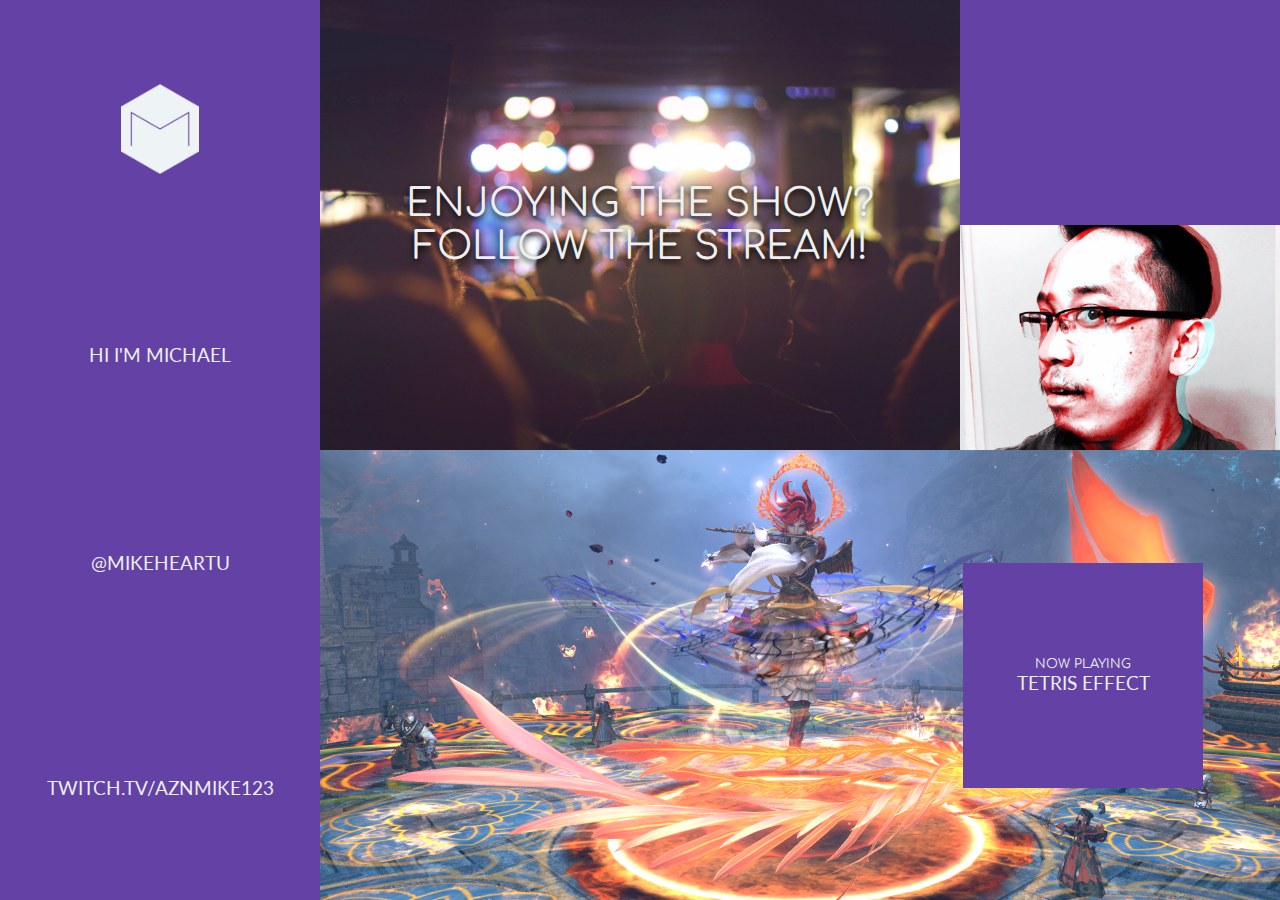
<file: index.html>
<!DOCTYPE html>
<html lang="en">

<head>
	<meta charset="UTF-8">
	<meta name="description" content="Live breakscreen for Twitch.tv/aznmike123">
	<meta name="keywords" content="twitch, overlay">
	<meta name="author" content="Michael Macasiano">
	<title>Video games are awful</title>
	<link rel="stylesheet" href="css/style.css">
</head>

<body>
	<div id="streamCanvas">
		<div class="streamHalf">
			<div class="leftSection">
					<div class="overlayText logo"></div>
					<div class="overlayText">Hi I'm Michael</div>
			</div>
			<div id="socialBG">
				<div class="overlayText cursiveText socialText">Enjoying the show?<br>Follow the stream!</div>
			</div>
			<div id="profileBG">
				<div id="alertPlaceholder">
					
				</div>
				<div id="profilePicture">
					
				</div>
			</div>
		</div>

		<div class="streamHalf">
			<div class="leftSection">
					<div class="overlayText">@mikeheartu</div>
					<div class="overlayText">twitch.tv/aznmike123</div>
			</div>
			<div id="gameBG">
				<div class="nowPlayingTextBox">
					<div class="overlayText cursiveText nowPlayingText">now playing</div>
					<div class="overlayText">Tetris Effect</div>
				</div>
			</div>
		</div>
	</div>
</body>

</html>
</file>
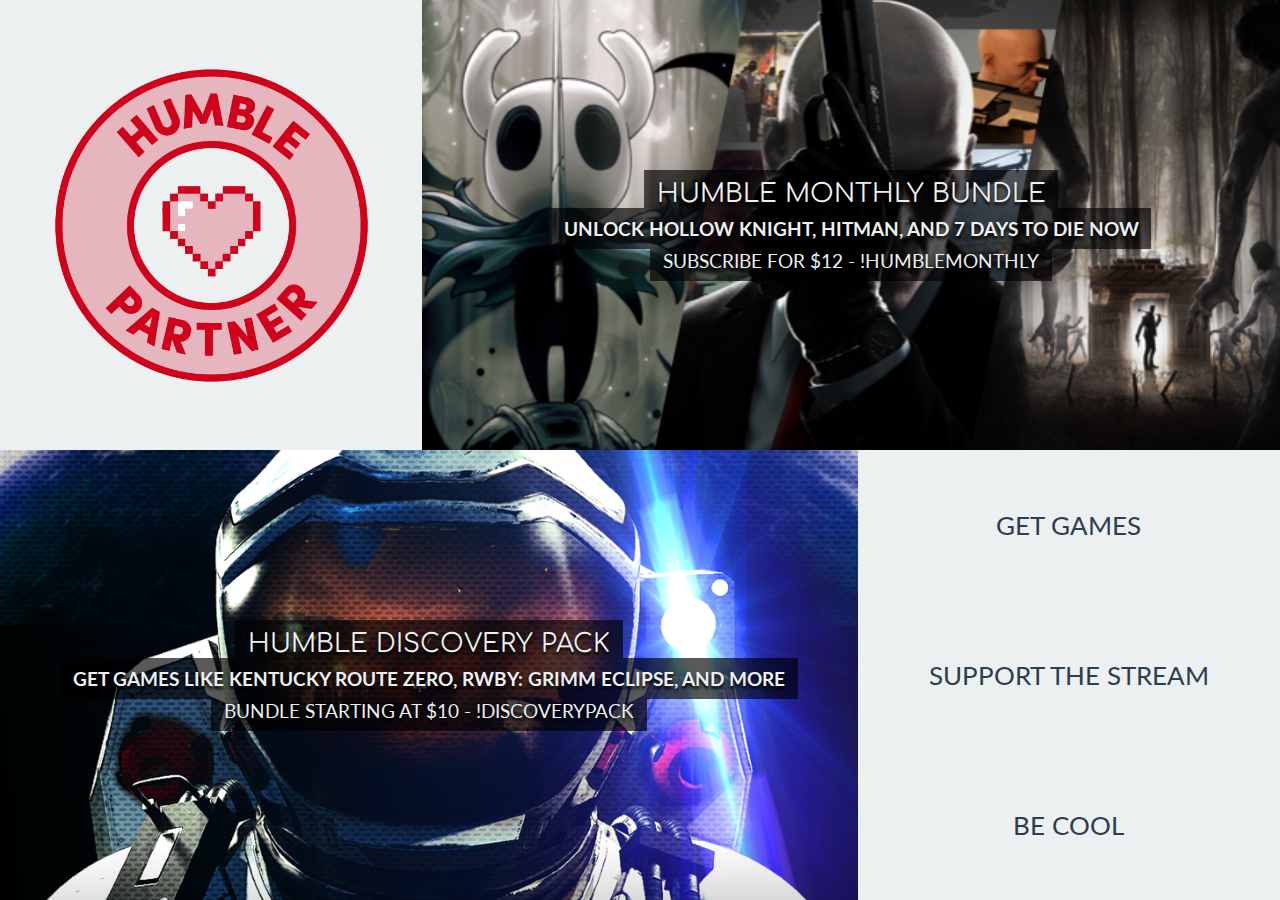
<file: humble.html>
<!DOCTYPE html>
<html lang="en">

<head>
	<meta charset="UTF-8">
	<meta name="description" content="Live breakscreen for Twitch.tv/aznmike123">
	<meta name="keywords" content="twitch, overlay">
	<meta name="author" content="Michael Macasiano">
	<title>Video games are awful</title>
	<link rel="stylesheet" href="css/style.css">
</head>

<body class="humbleContainer">
	<div id="streamCanvas">
		<div class="streamHalf">
			<div class="blockSmallThird humbleIconBlock">
				<div class="humblePartnerIcon overlayText"></div>
			</div>
			<div class="blockBigThird humbleMonthlyBlock">
				<div class="humbleOverlayTextLarge cursiveText overlayText">
					Humble Monthly Bundle
				</div>
				<div class="humbleOverlayTextSmall overlayText">
					Unlock Hollow Knight, Hitman, and 7 Days to Die now
				</div>
				<div class="humbleOverlayURL overlayText">
					subscribe for $12 - !humblemonthly
				</div>
			</div>
		</div>

		<div class="streamHalf">
			<div class="blockBigThird humbleBundleBlock">
				<div class="humbleOverlayTextLarge cursiveText overlayText">
					Humble Discovery Pack
				</div>
				<div class="humbleOverlayTextSmall overlayText">
					Get games like Kentucky Route Zero, RWBY: Grimm Eclipse, and more
				</div>
				<div class="humbleOverlayURL overlayText">
					Bundle starting at $10 - !discoverypack
				</div>
			</div>
			<div class="blockSmallThird humbleTextBlock overlayText">
				<div class="humbleTextBlockText">
						Get games
				</div>
				<div class="humbleTextBlockText">
						support the stream
				</div>
				<div class="humbleTextBlockText">
						be cool
				</div>
			</div>
		</div>
	</div>
</body>

</html>
</file>
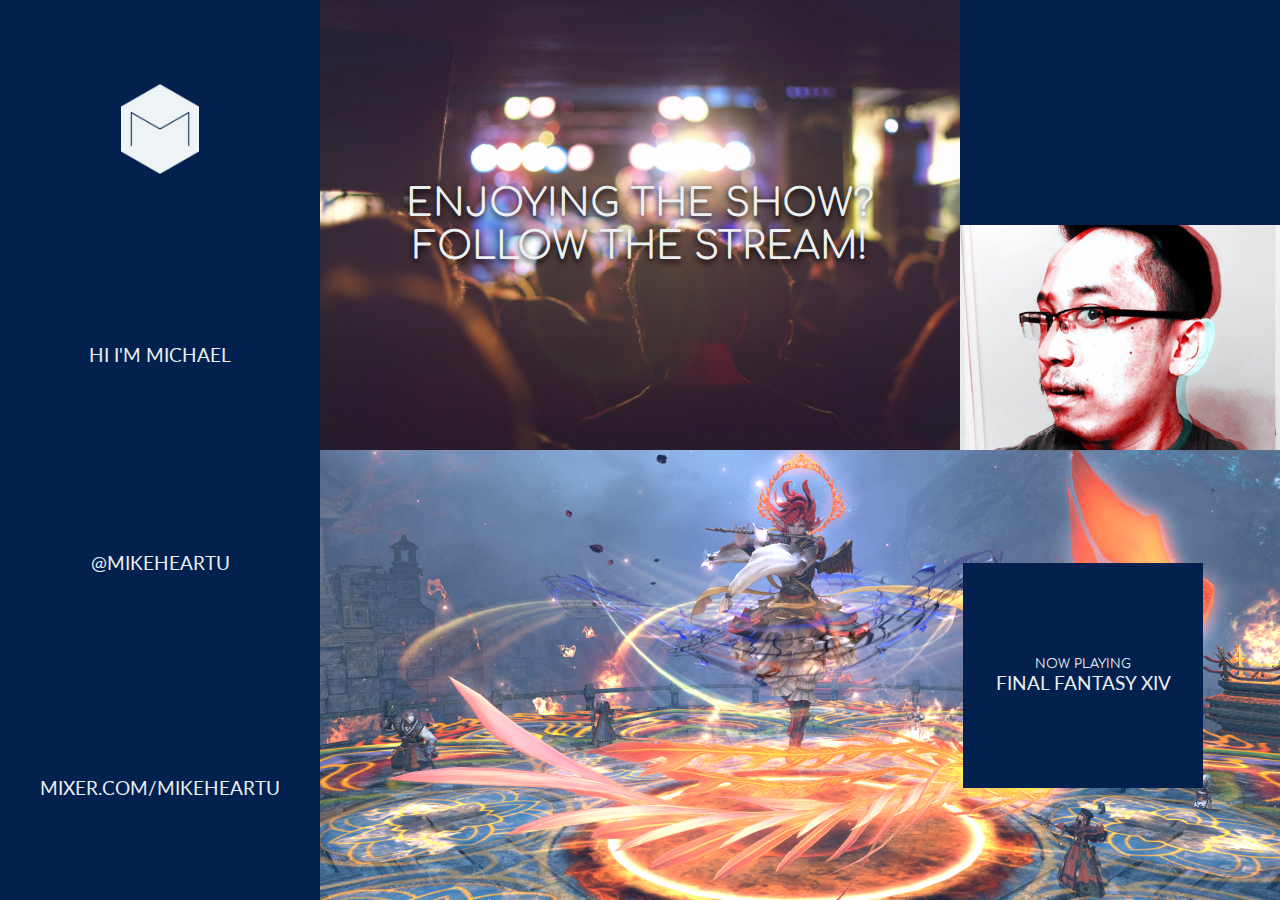
<file: mixer.html>
<!DOCTYPE html>
<html lang="en">

<head>
	<meta charset="UTF-8">
	<meta name="description" content="Live breakscreen for Twitch.tv/aznmike123">
	<meta name="keywords" content="twitch, overlay">
	<meta name="author" content="Michael Macasiano">
	<title>Video games are awful</title>
	<link rel="stylesheet" href="css/style.css">
</head>

<body>
	<div id="streamCanvas" class="mixerBG">
		<div class="streamHalf">
			<div class="leftSection">
					<div class="overlayText logo"></div>
					<div class="overlayText">Hi I'm Michael</div>
			</div>
			<div id="socialBG">
				<div class="overlayText cursiveText socialText">Enjoying the show?<br>Follow the stream!</div>
			</div>
			<div id="profileBG">
				<div id="alertPlaceholder">
					
				</div>
				<div id="profilePicture">
					
				</div>
			</div>
		</div>

		<div class="streamHalf">
			<div class="leftSection">
					<div class="overlayText">@mikeheartu</div>
					<div class="overlayText">mixer.com/mikeheartu</div>
			</div>
			<div id="gameBG">
				<div class="nowPlayingTextBox mixerBG">
					<div class="overlayText cursiveText nowPlayingText">now playing</div>
					<div class="overlayText">Final Fantasy XIV</div>
				</div>
			</div>
		</div>
	</div>
</body>

</html>
</file>
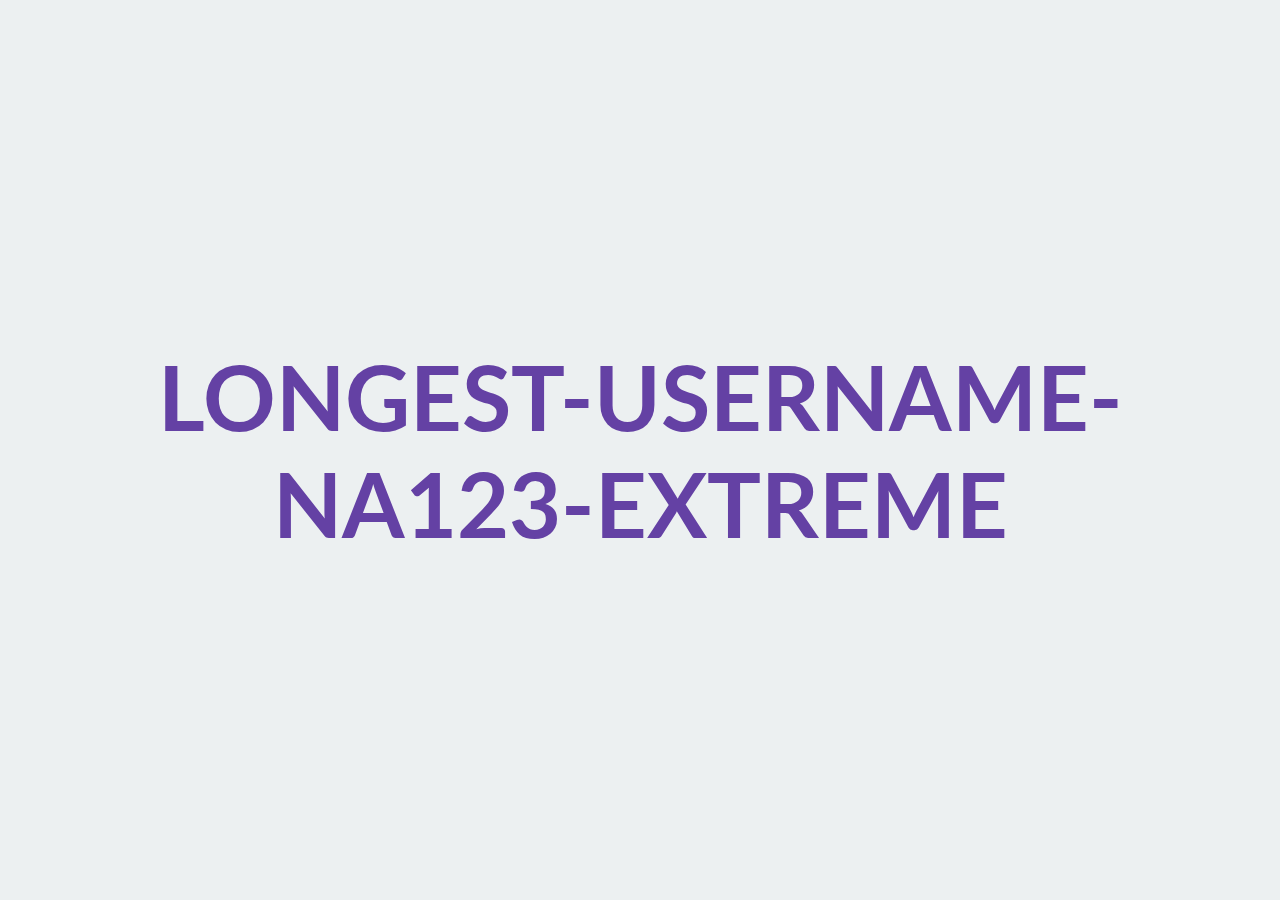
<file: notification.html>
<!DOCTYPE html>
<html lang="en">

<head>
	<meta charset="UTF-8">
	<meta name="description" content="Live breakscreen for Twitch.tv/aznmike123">
	<meta name="keywords" content="twitch, overlay">
	<meta name="author" content="Michael Macasiano">
	<title>Video games are awful</title>
	<link rel="stylesheet" href="css/style.css">
</head>

<body>
	<div class="notificationLayer notificationBG">
		New follower
	</div>
	<div class="notificationLayer notificationFG">
		longest-username-na123-extreme
	</div>
</body>

</html>
</file>
<file: css/style.css>
@import url('https://fonts.googleapis.com/css?family=Lato|Comfortaa');

body
{
	background: #6441a4;
	color:#ecf0f1;
	text-align: center;
	text-transform: uppercase;
	font-family: Lato, 'Segoe UI', Tahoma, Geneva, Verdana, sans-serif;
	font-size: 1.5vw;
}
#streamCanvas
{
	position: absolute;
	width: 100%;
	height:100%;
	top: 0;
	left: 0;
	overflow:hidden;
	display: flex;
	flex-direction: column;
}
.streamHalf
{
	width: 100%;
	height:50%;
	display:flex;
	flex-direction:row;
	justify-content: center;
	align-items: center;
}
.leftSection
{
	width:25%;
	height:100%;
	display:flex;
	flex-direction:column;
	justify-content: space-around;
	align-items: center;
}
.logo
{
	height:10vh;
	width:10vw;
	background-image: url("../img/logo.png");
	background-size:contain;
	background-repeat: no-repeat;
	background-position: center center;
}
#socialBG
{
	width:50%;
	height:100%;
	background-image: url("../img/jorge-gordo-205017.jpg");
	background-size:cover;
	background-position: center center;
	display:flex;
	justify-content: center;
	flex-direction:column;
	align-items: center;
	animation-name:slideInDown;
	animation-duration:0.5s;
	animation-timing-function: ease-out;
	animation-delay: 0.75s;
	animation-fill-mode: backwards;
}
#profileBG
{
	width:25%;
	height:100%;
	display: flex;
	flex-direction: column;
}
#alertPlaceholder
{
	width:100%;
	height:50%;
}
#profilePicture
{
	width:100%;
	height:50%;
	background-image: url("../img/profilepic.jpg");
	background-size:cover;
	background-position: center center;
	animation-name:slideInLeft;
	animation-duration:0.5s;
	animation-timing-function: ease-out;
	animation-delay: 1s;
	animation-fill-mode: backwards;
}
#gameBG
{
	width:75%;
	height:100%;
	display:flex;
	flex-direction:column;
	justify-content: center;
	background-image: url("../img/ffxiv-screenshot.png");
	background-size:cover;
	background-position: center center;
	animation-name:slideInRight;
	animation-duration:0.5s;
	animation-timing-function: ease-out;
	animation-delay: 0.5s;
	animation-fill-mode: backwards;
}
.nowPlayingTextBox
{
	width:25%;
	height:50%;
	margin-left:67%;
	background: #6441a4;
	display:flex;
	justify-content: center;
	flex-direction:column;
	align-items: center;
	animation-name:slideInRight;
	animation-duration:0.5s;
	animation-timing-function: ease-out;
	animation-delay: 1.25s;
	animation-fill-mode: backwards;
}
.overlayText
{
	animation-name:fadeIn;
	animation-duration:0.5s;
	animation-timing-function: ease-out;
	animation-delay: 1.5s;
	animation-fill-mode: backwards;
}
.cursiveText
{
	font-family: Comfortaa;
}
.socialText
{
	font-size:3vw;
	text-shadow: 0 0.25vw 0.5vw black;
}
.nowPlayingText
{
	font-size: 1vw;
}
.mixerBG
{
	background: #03214f;
}
.notificationLayer
{
	position: absolute;
	width: 100%;
	height:100%;
	top: 0;
	left: 0;
	overflow:hidden;
	text-overflow: ellipsis;
	display:flex;
	justify-content: center;
	flex-direction:column;
	align-items: center;
	text-align: center;
	text-transform: uppercase;
	font-family: Lato, 'Segoe UI', Tahoma, Geneva, Verdana, sans-serif;
	font-weight: bolder;
	font-size: 7vw;
}

.notificationBG
{
	background: #6441a4;
	color:#ecf0f1;
	text-shadow: 0 0.25vw 0.5vw black;
	background-image: url("../img/pixpoetry-755800-unsplash.jpg");
	background-size:cover;
	background-position: center center;
	background-attachment: fixed;
	animation-name:notificationDown;
	animation-duration:0.25s;
	animation-timing-function: ease-out;
}
.notificationFG
{
	background: #ecf0f1;
	color:#6441a4;
	animation-name:notificationDown;
	animation-duration:0.25s;
	animation-timing-function: ease-out;
	animation-delay: 1s;
	animation-fill-mode: backwards;
}
.preshowBG
{
	position: absolute;
	width: 100%;
	height:100%;
	top: 0;
	left: 0;
	display: flex;
	flex-direction: column;
	justify-content: center;
	align-items: center;
	align-content: stretch;
	font-size:6vw;
	font-weight: bolder;
	text-shadow: 0 1vh 1vw rgba(0, 0, 0, 0.5);
}
.preshowText
{
	animation-name:preshowTextin;
	animation-duration:1s;
}
#preshowVideo
{
	object-fit: cover;
	position: absolute;
	top:0;
	left:0;
	width: 100%;
	height:100%;
	overflow: hidden;
}
.blockBigThird
{
	display:flex;
	justify-content: center;
	flex-direction:column;
	align-items: center;
	width: 67%;
	height: 100%;
}
.blockSmallThird
{
	color:#2c3e50;
	display:flex;
	justify-content: center;
	flex-direction:column;
	align-items: center;
	width: 33%;
	height: 100%;
}
.humbleContainer
{
	background:#ecf0f1;
}
.humbleIconBlock
{

}
.humblePartnerIcon
{
	width: 75%;
	height: 75%;
	background-image: url("../img/humble-partner-icon.png");
	background-size:contain;
	background-repeat: no-repeat;
	background-position: center center;
}
.humbleMonthlyBlock
{
	background-image: url("../img/humble-monthly-november.png");
	background-size:cover;
	background-position: center center;
	text-shadow: 0 0.25vw 0.25vw black;
	animation-name:slideInRight;
	animation-duration:0.5s;
	animation-timing-function: ease-out;
	animation-delay: 0.5s;
	animation-fill-mode: backwards;
}
.humbleBundleBlock
{
	background-image: url("../img/humble-discovery-pack.png");
	background-size:cover;
	background-position: center center;
	text-shadow: 0 0.25vw 0.25vw black;
	animation-name:slideInLeft;
	animation-duration:0.5s;
	animation-timing-function: ease-out;
	animation-delay: 0.75s;
	animation-fill-mode: backwards;
}
.humbleTextBlock
{
	justify-content: space-around;
	font-size:2vw;
}
.humbleOverlayTextLarge
{
	padding: 1vh 1vw 0;
	font-size: 2vw;
	background:rgba(0, 0, 0, 0.65);
}
.humbleOverlayTextSmall
{
	padding: 1vh 1vw;
	font-weight: bolder;
	background:rgba(0, 0, 0, 0.65);
}
.humbleOverlayURL
{
	padding: 0 1vw 1vh;
	background:rgba(0, 0, 0, 0.65);
}
.vgbcArtwork
{
	position: absolute;
	z-index: 10000;
	background:#6441a4;
	box-shadow: 0 1vh 5vh black;
	height:30vh;
	width:30vh;
	right:5vw;
	bottom:16vh;
	background-image: url("../img/vgbc-artwork.png");
	background-size:cover;
	background-position: center center;
	animation-name:slideInRight;
	animation-duration:0.5s;
	animation-timing-function: ease-out;
	animation-delay: 1.5s;
	animation-fill-mode: backwards;
}
.vgbcContainer
{
	background: #06243b;
}
.vgbcTextContainer
{
	height:20%;
	display: flex;
	flex-direction: row;
	justify-content: space-around;
	align-items: center;
}
.vgbcScreenshotContainer
{
	height: 80%;
}
.vgbcScreenshot1
{
	background:#8e44ad;
	background-image: url("../img/half-life-screenshot-1.jpg");
	background-size:cover;
	background-position: center center;
	animation-name:slideInRight;
	animation-duration:0.5s;
	animation-timing-function: ease-out;
	animation-delay: 0.7s;
	animation-fill-mode: backwards;
}
.vgbcScreenshot2
{
	background:#9b59b6;
	background-image: url("../img/half-life-screenshot-2.jpg");
	background-size:cover;
	background-position: center center;
	animation-name:slideInRight;
	animation-duration:0.5s;
	animation-timing-function: ease-out;
	animation-delay: 0.5s;
	animation-fill-mode: backwards;
}
.vgbcScreenshot3
{
	background:#9b59b6;
	background-image: url("../img/half-life-screenshot-3.jpg");
	background-size:cover;
	background-position: center center;
	animation-name:slideInLeft;
	animation-duration:0.5s;
	animation-timing-function: ease-out;
	animation-delay: 0.9s;
	animation-fill-mode: backwards;
}
.vgbcScreenshot4
{
	background:#8e44ad;
	background-image: url("../img/half-life-screenshot-4.jpg");
	background-size:cover;
	background-position: center center;
	animation-name:slideInLeft;
	animation-duration:0.5s;
	animation-timing-function: ease-out;
	animation-delay: 1.1s;
	animation-fill-mode: backwards;
}

@keyframes slideInRight
{
    from
	{
		filter:opacity(0);
		transform: translateX(-5vw);
	}
	to
	{
		filter:opacity(1);
	}
}
@keyframes slideInUp
{
    from
	{
		filter:opacity(0);
		transform: translateY(5vw);
	}
	to
	{
		filter:opacity(1);
	}
}
@keyframes slideInLeft
{
    from
	{
		filter:opacity(0);
		transform: translateX(5vw);
	}
	to
	{
		filter:opacity(1);
	}
}
@keyframes slideInDown
{
    from
	{
		filter:opacity(0);
		transform: translateY(-5vw);
	}
	to
	{
		filter:opacity(1);
	}
}
@keyframes fadeIn
{
    from
	{
		filter:opacity(0);
	}
	to
	{
		filter:opacity(1);
	}
}
@keyframes notificationDown
{
    from
	{
		transform: translateY(-100vh);
	}
	to
	{

	}
}
@keyframes preshowTextin
{
    from
	{
		text-shadow: 0 0 0 rgba(0, 0, 0, 1);
		transform: translatey(20px);
		filter:opacity(0);
	}
	to
	{
		filter:opacity(1);
	}
}
</file>
